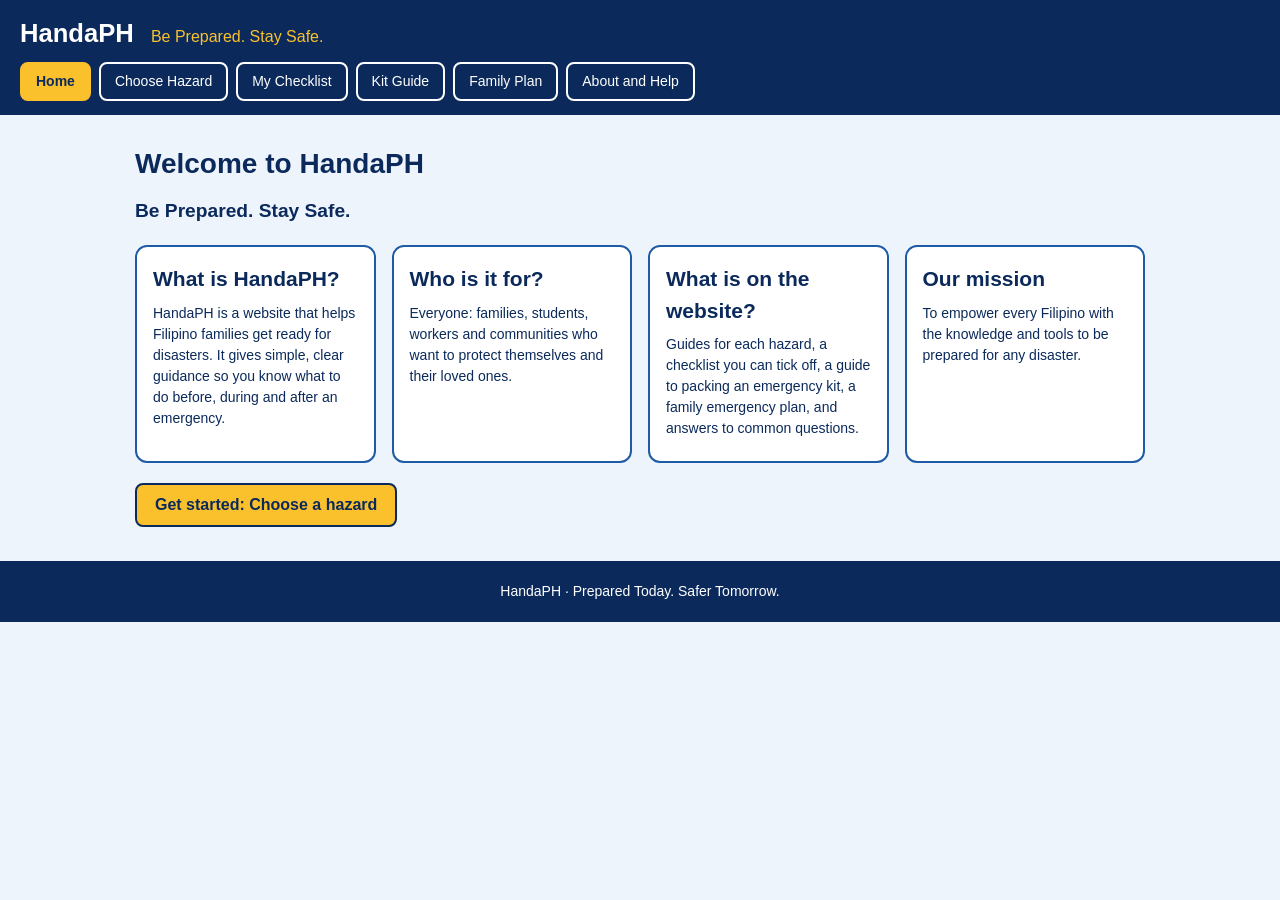
<file: index.html>
<!doctype html><html><head><meta charset=utf8><meta name=viewport content="width=device-width,initial-scale=1,viewport-fit=cover"><style>:root{color-scheme:light;box-sizing:border-box;padding-top:env(safe-area-inset-top,0px);padding-bottom:env(safe-area-inset-bottom,0px)}html{scroll-padding-top:env(safe-area-inset-top,0px)}body{margin:0;padding:0;font:14px -apple-system,BlinkMacSystemFont,sans-serif;background:#fff;color:#000}img{max-width:100%}[hidden]:not([hidden=until-found i]){display:none!important}</style></head><body>
<title>HandaPH</title>
<style>
/* HandaPH simple prototype: boxes, a little color, no images */
* { box-sizing: border-box; }
body { margin: 0; font-family: Arial, Helvetica, sans-serif; color: #0b2a5b; background: #eef4fb; line-height: 1.5; }
header { background: #0b2a5b; color: #fff; padding: 14px 20px; }
.brand { margin: 0 0 10px; font-size: 1.6rem; font-weight: bold; }
.brand span { font-size: 1rem; font-weight: normal; color: #fbc12c; margin-left: 10px; }
nav ul { list-style: none; margin: 0; padding: 0; display: flex; flex-wrap: wrap; gap: 8px; }
nav a { display: block; padding: 7px 14px; border: 2px solid #fff; border-radius: 8px; color: #fff; text-decoration: none; }
nav a:hover { background: #1d5ba6; }
nav a[aria-current="page"] { background: #fbc12c; border-color: #fbc12c; color: #0b2a5b; font-weight: bold; }
main { max-width: 1050px; margin: 0 auto; padding: 20px; }
h1 { margin: 8px 0 12px; }
h2, h3 { margin: 0 0 8px; }
main > h2 { margin-top: 28px; }
.lead { font-size: 1.2rem; font-weight: bold; margin-top: 0; }
.grid { display: grid; grid-template-columns: repeat(auto-fit, minmax(240px, 1fr)); gap: 16px; margin-bottom: 20px; }
.box { background: #fff; border: 2px solid #1d5ba6; border-radius: 12px; padding: 16px; }
.box ul { margin: 8px 0 0; padding-left: 20px; }
.box ul.checks { list-style: none; padding-left: 0; }
.box p { margin: 6px 0; }
.btn, button { display: inline-block; background: #fbc12c; color: #0b2a5b; border: 2px solid #0b2a5b; border-radius: 8px; padding: 8px 18px; font-weight: bold; text-decoration: none; font-size: 1rem; cursor: pointer; }
input[type="text"], input[type="tel"], input[type="email"], input[type="number"], textarea { width: 100%; border: 2px solid #9db8dd; border-radius: 8px; padding: 6px 8px; font: inherit; }
a { color: #1d5ba6; }
.note { background: #fff8e1; border: 2px solid #fbc12c; border-radius: 12px; padding: 12px 16px; font-weight: bold; }
footer { background: #0b2a5b; color: #fff; text-align: center; padding: 6px 20px; }
</style>

<header>
  <p class="brand">HandaPH <span>Be Prepared. Stay Safe.</span></p>
  <nav aria-label="Main"><ul><li><a href="./" aria-current="page">Home</a></li><li><a href="hazards.html">Choose Hazard</a></li><li><a href="checklist.html">My Checklist</a></li><li><a href="kit-guide.html">Kit Guide</a></li><li><a href="family-plan.html">Family Plan</a></li><li><a href="about.html">About and Help</a></li></ul></nav>
</header>
<main>
<h1>Welcome to HandaPH</h1>
<p class="lead">Be Prepared. Stay Safe.</p>
<div class="grid">
<section class="box"><h2>What is HandaPH?</h2><p>HandaPH is a website that helps Filipino families get ready for disasters. It gives simple, clear guidance so you know what to do before, during and after an emergency.</p></section>
<section class="box"><h2>Who is it for?</h2><p>Everyone: families, students, workers and communities who want to protect themselves and their loved ones.</p></section>
<section class="box"><h2>What is on the website?</h2><p>Guides for each hazard, a checklist you can tick off, a guide to packing an emergency kit, a family emergency plan, and answers to common questions.</p></section>
<section class="box"><h2>Our mission</h2><p>To empower every Filipino with the knowledge and tools to be prepared for any disaster.</p></section>
</div>
<p><a class="btn" href="hazards.html">Get started: Choose a hazard</a></p>
</main>
<footer><p>HandaPH &middot; Prepared Today. Safer Tomorrow.</p></footer>

</body></html>
</file>
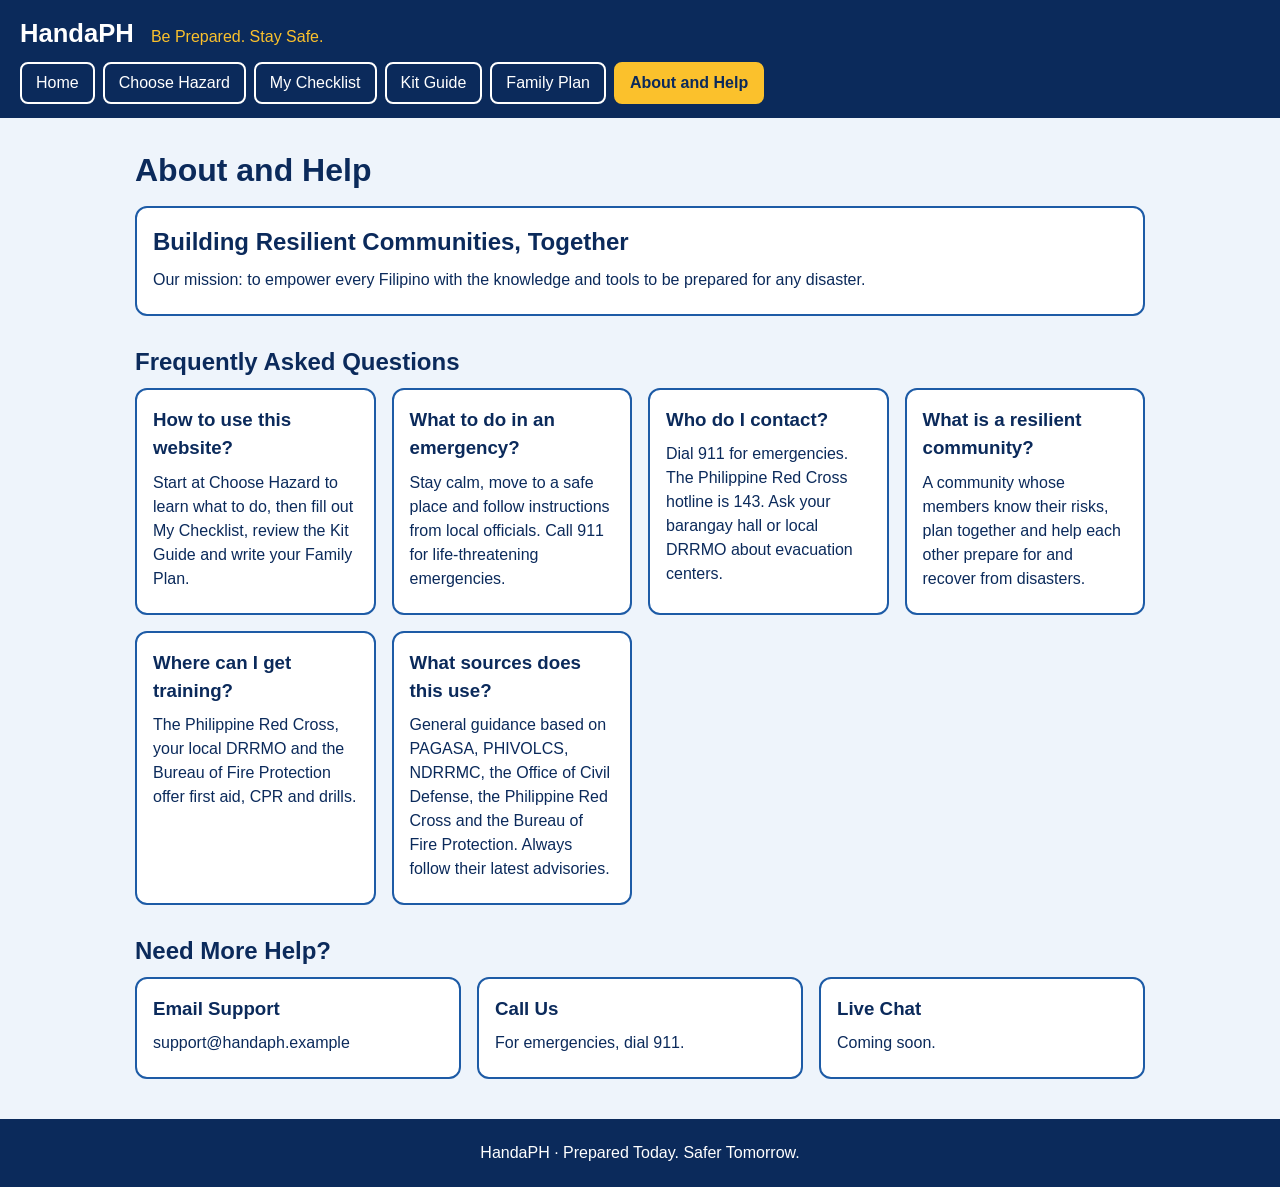
<file: about.html>
<!DOCTYPE html>
<html lang="en">
<head>
<meta charset="utf-8">
<meta name="viewport" content="width=device-width, initial-scale=1">
<title>About and Help — HandaPH</title>
<style>
/* HandaPH simple prototype: boxes, a little color, no images */
* { box-sizing: border-box; }
body { margin: 0; font-family: Arial, Helvetica, sans-serif; color: #0b2a5b; background: #eef4fb; line-height: 1.5; }
header { background: #0b2a5b; color: #fff; padding: 14px 20px; }
.brand { margin: 0 0 10px; font-size: 1.6rem; font-weight: bold; }
.brand span { font-size: 1rem; font-weight: normal; color: #fbc12c; margin-left: 10px; }
nav ul { list-style: none; margin: 0; padding: 0; display: flex; flex-wrap: wrap; gap: 8px; }
nav a { display: block; padding: 7px 14px; border: 2px solid #fff; border-radius: 8px; color: #fff; text-decoration: none; }
nav a:hover { background: #1d5ba6; }
nav a[aria-current="page"] { background: #fbc12c; border-color: #fbc12c; color: #0b2a5b; font-weight: bold; }
main { max-width: 1050px; margin: 0 auto; padding: 20px; }
h1 { margin: 8px 0 12px; }
h2, h3 { margin: 0 0 8px; }
main > h2 { margin-top: 28px; }
.lead { font-size: 1.2rem; font-weight: bold; margin-top: 0; }
.grid { display: grid; grid-template-columns: repeat(auto-fit, minmax(240px, 1fr)); gap: 16px; margin-bottom: 20px; }
.box { background: #fff; border: 2px solid #1d5ba6; border-radius: 12px; padding: 16px; }
.box ul { margin: 8px 0 0; padding-left: 20px; }
.box ul.checks { list-style: none; padding-left: 0; }
.box p { margin: 6px 0; }
.btn, button { display: inline-block; background: #fbc12c; color: #0b2a5b; border: 2px solid #0b2a5b; border-radius: 8px; padding: 8px 18px; font-weight: bold; text-decoration: none; font-size: 1rem; cursor: pointer; }
input[type="text"], input[type="tel"], input[type="email"], input[type="number"], textarea { width: 100%; border: 2px solid #9db8dd; border-radius: 8px; padding: 6px 8px; font: inherit; }
a { color: #1d5ba6; }
.note { background: #fff8e1; border: 2px solid #fbc12c; border-radius: 12px; padding: 12px 16px; font-weight: bold; }
footer { background: #0b2a5b; color: #fff; text-align: center; padding: 6px 20px; }
</style>
</head>
<body>
<header>
  <p class="brand">HandaPH <span>Be Prepared. Stay Safe.</span></p>
  <nav aria-label="Main"><ul><li><a href="./">Home</a></li><li><a href="hazards.html">Choose Hazard</a></li><li><a href="checklist.html">My Checklist</a></li><li><a href="kit-guide.html">Kit Guide</a></li><li><a href="family-plan.html">Family Plan</a></li><li><a href="about.html" aria-current="page">About and Help</a></li></ul></nav>
</header>
<main>
<h1>About and Help</h1>
<div class="grid">
<section class="box"><h2>Building Resilient Communities, Together</h2><p>Our mission: to empower every Filipino with the knowledge and tools to be prepared for any disaster.</p></section>
</div>
<h2>Frequently Asked Questions</h2>
<div class="grid">
<section class="box"><h3>How to use this website?</h3><p>Start at Choose Hazard to learn what to do, then fill out My Checklist, review the Kit Guide and write your Family Plan.</p></section>
<section class="box"><h3>What to do in an emergency?</h3><p>Stay calm, move to a safe place and follow instructions from local officials. Call 911 for life-threatening emergencies.</p></section>
<section class="box"><h3>Who do I contact?</h3><p>Dial 911 for emergencies. The Philippine Red Cross hotline is 143. Ask your barangay hall or local DRRMO about evacuation centers.</p></section>
<section class="box"><h3>What is a resilient community?</h3><p>A community whose members know their risks, plan together and help each other prepare for and recover from disasters.</p></section>
<section class="box"><h3>Where can I get training?</h3><p>The Philippine Red Cross, your local DRRMO and the Bureau of Fire Protection offer first aid, CPR and drills.</p></section>
<section class="box"><h3>What sources does this use?</h3><p>General guidance based on PAGASA, PHIVOLCS, NDRRMC, the Office of Civil Defense, the Philippine Red Cross and the Bureau of Fire Protection. Always follow their latest advisories.</p></section>
</div>
<h2 id="help">Need More Help?</h2>
<div class="grid">
<section class="box"><h3>Email Support</h3><p>support@handaph.example</p></section><section class="box"><h3>Call Us</h3><p>For emergencies, dial 911.</p></section><section class="box"><h3>Live Chat</h3><p>Coming soon.</p></section>
</div>
</main>
<footer><p>HandaPH &middot; Prepared Today. Safer Tomorrow.</p></footer>
</body>
</html>
</file>
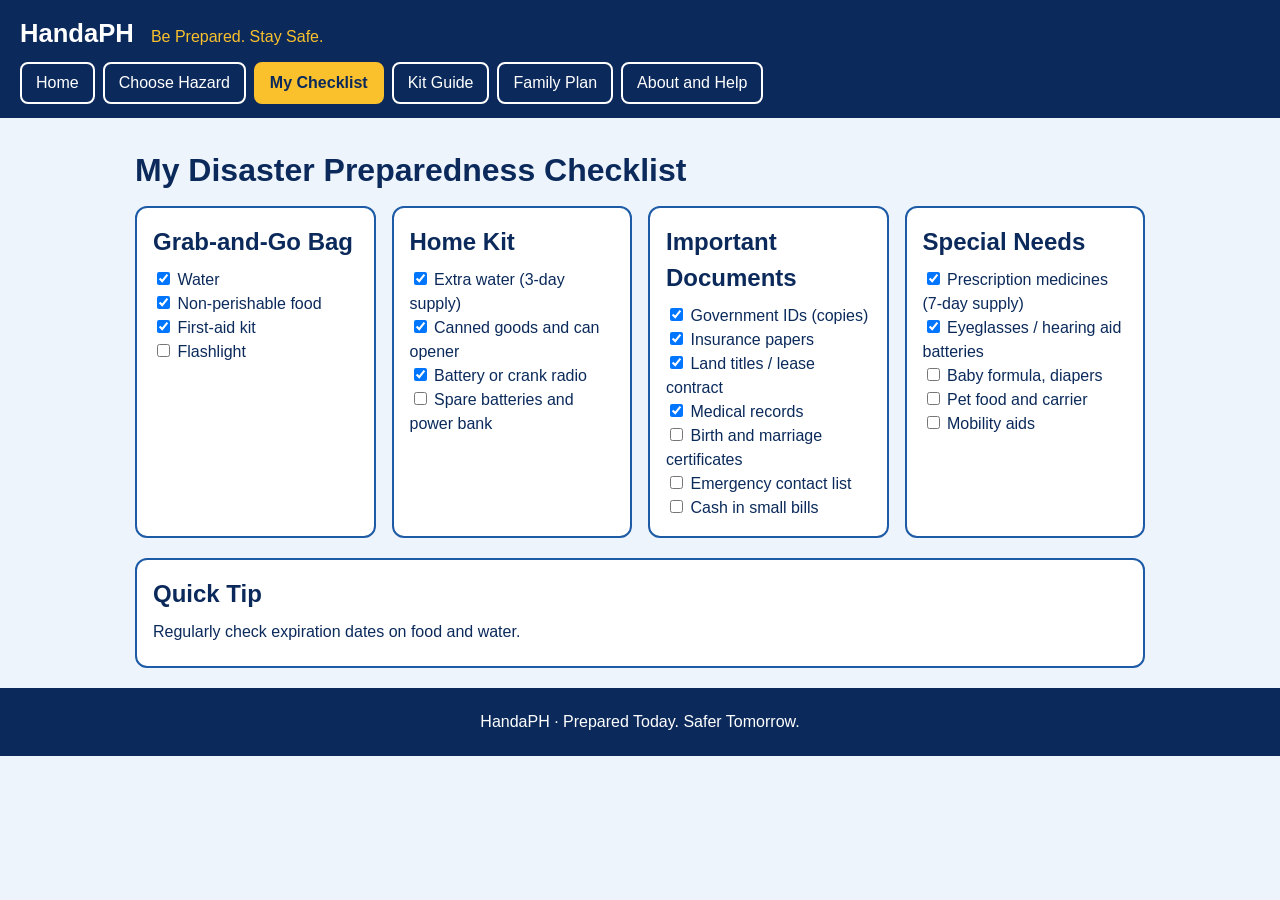
<file: checklist.html>
<!DOCTYPE html>
<html lang="en">
<head>
<meta charset="utf-8">
<meta name="viewport" content="width=device-width, initial-scale=1">
<title>My Checklist — HandaPH</title>
<style>
/* HandaPH simple prototype: boxes, a little color, no images */
* { box-sizing: border-box; }
body { margin: 0; font-family: Arial, Helvetica, sans-serif; color: #0b2a5b; background: #eef4fb; line-height: 1.5; }
header { background: #0b2a5b; color: #fff; padding: 14px 20px; }
.brand { margin: 0 0 10px; font-size: 1.6rem; font-weight: bold; }
.brand span { font-size: 1rem; font-weight: normal; color: #fbc12c; margin-left: 10px; }
nav ul { list-style: none; margin: 0; padding: 0; display: flex; flex-wrap: wrap; gap: 8px; }
nav a { display: block; padding: 7px 14px; border: 2px solid #fff; border-radius: 8px; color: #fff; text-decoration: none; }
nav a:hover { background: #1d5ba6; }
nav a[aria-current="page"] { background: #fbc12c; border-color: #fbc12c; color: #0b2a5b; font-weight: bold; }
main { max-width: 1050px; margin: 0 auto; padding: 20px; }
h1 { margin: 8px 0 12px; }
h2, h3 { margin: 0 0 8px; }
main > h2 { margin-top: 28px; }
.lead { font-size: 1.2rem; font-weight: bold; margin-top: 0; }
.grid { display: grid; grid-template-columns: repeat(auto-fit, minmax(240px, 1fr)); gap: 16px; margin-bottom: 20px; }
.box { background: #fff; border: 2px solid #1d5ba6; border-radius: 12px; padding: 16px; }
.box ul { margin: 8px 0 0; padding-left: 20px; }
.box ul.checks { list-style: none; padding-left: 0; }
.box p { margin: 6px 0; }
.btn, button { display: inline-block; background: #fbc12c; color: #0b2a5b; border: 2px solid #0b2a5b; border-radius: 8px; padding: 8px 18px; font-weight: bold; text-decoration: none; font-size: 1rem; cursor: pointer; }
input[type="text"], input[type="tel"], input[type="email"], input[type="number"], textarea { width: 100%; border: 2px solid #9db8dd; border-radius: 8px; padding: 6px 8px; font: inherit; }
a { color: #1d5ba6; }
.note { background: #fff8e1; border: 2px solid #fbc12c; border-radius: 12px; padding: 12px 16px; font-weight: bold; }
footer { background: #0b2a5b; color: #fff; text-align: center; padding: 6px 20px; }
</style>
</head>
<body>
<header>
  <p class="brand">HandaPH <span>Be Prepared. Stay Safe.</span></p>
  <nav aria-label="Main"><ul><li><a href="./">Home</a></li><li><a href="hazards.html">Choose Hazard</a></li><li><a href="checklist.html" aria-current="page">My Checklist</a></li><li><a href="kit-guide.html">Kit Guide</a></li><li><a href="family-plan.html">Family Plan</a></li><li><a href="about.html">About and Help</a></li></ul></nav>
</header>
<main>
<h1>My Disaster Preparedness Checklist</h1>
<div class="grid">
<section class="box"><h2>Grab-and-Go Bag</h2><ul class="checks"><li><input type="checkbox" id="i1" checked> <label for="i1">Water</label></li><li><input type="checkbox" id="i2" checked> <label for="i2">Non-perishable food</label></li><li><input type="checkbox" id="i3" checked> <label for="i3">First-aid kit</label></li><li><input type="checkbox" id="i4"> <label for="i4">Flashlight</label></li></ul></section>
<section class="box"><h2>Home Kit</h2><ul class="checks"><li><input type="checkbox" id="i5" checked> <label for="i5">Extra water (3-day supply)</label></li><li><input type="checkbox" id="i6" checked> <label for="i6">Canned goods and can opener</label></li><li><input type="checkbox" id="i7" checked> <label for="i7">Battery or crank radio</label></li><li><input type="checkbox" id="i8"> <label for="i8">Spare batteries and power bank</label></li></ul></section>
<section class="box"><h2>Important Documents</h2><ul class="checks"><li><input type="checkbox" id="i9" checked> <label for="i9">Government IDs (copies)</label></li><li><input type="checkbox" id="i10" checked> <label for="i10">Insurance papers</label></li><li><input type="checkbox" id="i11" checked> <label for="i11">Land titles / lease contract</label></li><li><input type="checkbox" id="i12" checked> <label for="i12">Medical records</label></li><li><input type="checkbox" id="i13"> <label for="i13">Birth and marriage certificates</label></li><li><input type="checkbox" id="i14"> <label for="i14">Emergency contact list</label></li><li><input type="checkbox" id="i15"> <label for="i15">Cash in small bills</label></li></ul></section>
<section class="box"><h2>Special Needs</h2><ul class="checks"><li><input type="checkbox" id="i16" checked> <label for="i16">Prescription medicines (7-day supply)</label></li><li><input type="checkbox" id="i17" checked> <label for="i17">Eyeglasses / hearing aid batteries</label></li><li><input type="checkbox" id="i18"> <label for="i18">Baby formula, diapers</label></li><li><input type="checkbox" id="i19"> <label for="i19">Pet food and carrier</label></li><li><input type="checkbox" id="i20"> <label for="i20">Mobility aids</label></li></ul></section>
</div>
<section class="box"><h2>Quick Tip</h2><p>Regularly check expiration dates on food and water.</p></section>
</main>
<footer><p>HandaPH &middot; Prepared Today. Safer Tomorrow.</p></footer>
</body>
</html>
</file>
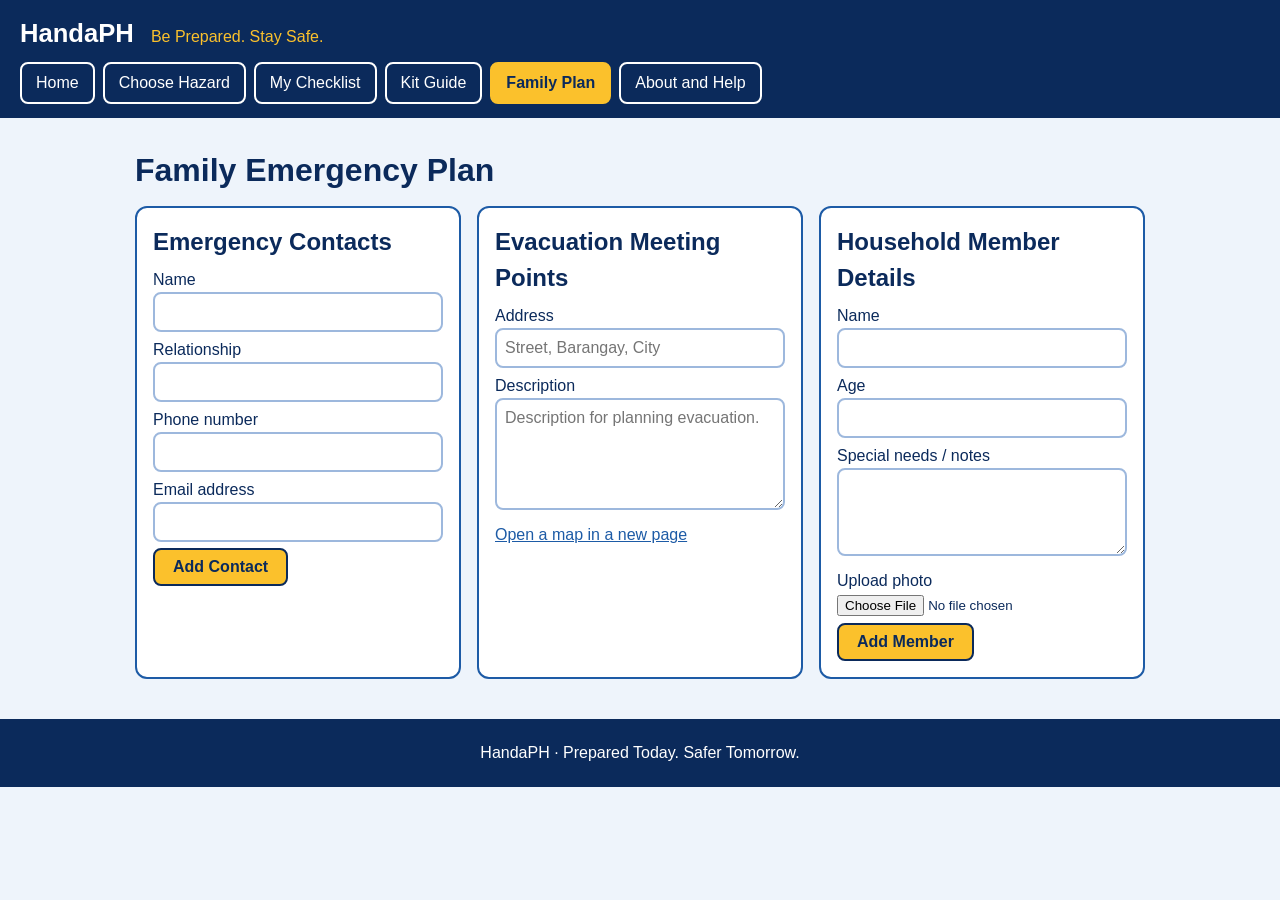
<file: family-plan.html>
<!DOCTYPE html>
<html lang="en">
<head>
<meta charset="utf-8">
<meta name="viewport" content="width=device-width, initial-scale=1">
<title>Family Plan — HandaPH</title>
<style>
/* HandaPH simple prototype: boxes, a little color, no images */
* { box-sizing: border-box; }
body { margin: 0; font-family: Arial, Helvetica, sans-serif; color: #0b2a5b; background: #eef4fb; line-height: 1.5; }
header { background: #0b2a5b; color: #fff; padding: 14px 20px; }
.brand { margin: 0 0 10px; font-size: 1.6rem; font-weight: bold; }
.brand span { font-size: 1rem; font-weight: normal; color: #fbc12c; margin-left: 10px; }
nav ul { list-style: none; margin: 0; padding: 0; display: flex; flex-wrap: wrap; gap: 8px; }
nav a { display: block; padding: 7px 14px; border: 2px solid #fff; border-radius: 8px; color: #fff; text-decoration: none; }
nav a:hover { background: #1d5ba6; }
nav a[aria-current="page"] { background: #fbc12c; border-color: #fbc12c; color: #0b2a5b; font-weight: bold; }
main { max-width: 1050px; margin: 0 auto; padding: 20px; }
h1 { margin: 8px 0 12px; }
h2, h3 { margin: 0 0 8px; }
main > h2 { margin-top: 28px; }
.lead { font-size: 1.2rem; font-weight: bold; margin-top: 0; }
.grid { display: grid; grid-template-columns: repeat(auto-fit, minmax(240px, 1fr)); gap: 16px; margin-bottom: 20px; }
.box { background: #fff; border: 2px solid #1d5ba6; border-radius: 12px; padding: 16px; }
.box ul { margin: 8px 0 0; padding-left: 20px; }
.box ul.checks { list-style: none; padding-left: 0; }
.box p { margin: 6px 0; }
.btn, button { display: inline-block; background: #fbc12c; color: #0b2a5b; border: 2px solid #0b2a5b; border-radius: 8px; padding: 8px 18px; font-weight: bold; text-decoration: none; font-size: 1rem; cursor: pointer; }
input[type="text"], input[type="tel"], input[type="email"], input[type="number"], textarea { width: 100%; border: 2px solid #9db8dd; border-radius: 8px; padding: 6px 8px; font: inherit; }
a { color: #1d5ba6; }
.note { background: #fff8e1; border: 2px solid #fbc12c; border-radius: 12px; padding: 12px 16px; font-weight: bold; }
footer { background: #0b2a5b; color: #fff; text-align: center; padding: 6px 20px; }
</style>
</head>
<body>
<header>
  <p class="brand">HandaPH <span>Be Prepared. Stay Safe.</span></p>
  <nav aria-label="Main"><ul><li><a href="./">Home</a></li><li><a href="hazards.html">Choose Hazard</a></li><li><a href="checklist.html">My Checklist</a></li><li><a href="kit-guide.html">Kit Guide</a></li><li><a href="family-plan.html" aria-current="page">Family Plan</a></li><li><a href="about.html">About and Help</a></li></ul></nav>
</header>
<main>
<h1>Family Emergency Plan</h1>
<div class="grid">
<section class="box"><h2>Emergency Contacts</h2><form action="#"><p><label for="c-name">Name</label><br><input type="text" id="c-name" ></p><p><label for="c-rel">Relationship</label><br><input type="text" id="c-rel" ></p><p><label for="c-phone">Phone number</label><br><input type="tel" id="c-phone" ></p><p><label for="c-mail">Email address</label><br><input type="email" id="c-mail" ></p><button type="button">Add Contact</button></form></section><section class="box"><h2>Evacuation Meeting Points</h2><form action="#"><p><label for="m-addr">Address</label><br><input type="text" id="m-addr" placeholder="Street, Barangay, City"></p><p><label for="m-desc">Description</label><br><textarea id="m-desc" rows="4" placeholder="Description for planning evacuation."></textarea></p></form><p><a href="https://www.openstreetmap.org/#map=12/14.60/121.00">Open a map in a new page</a></p></section><section class="box"><h2>Household Member Details</h2><form action="#"><p><label for="h-name">Name</label><br><input type="text" id="h-name" ></p><p><label for="h-age">Age</label><br><input type="number" id="h-age" min="0"></p><p><label for="h-notes">Special needs / notes</label><br><textarea id="h-notes" rows="3"></textarea></p><p><label for="h-photo">Upload photo</label><br><input type="file" id="h-photo" ></p><button type="button">Add Member</button></form></section>
</div>
</main>
<footer><p>HandaPH &middot; Prepared Today. Safer Tomorrow.</p></footer>
</body>
</html>
</file>
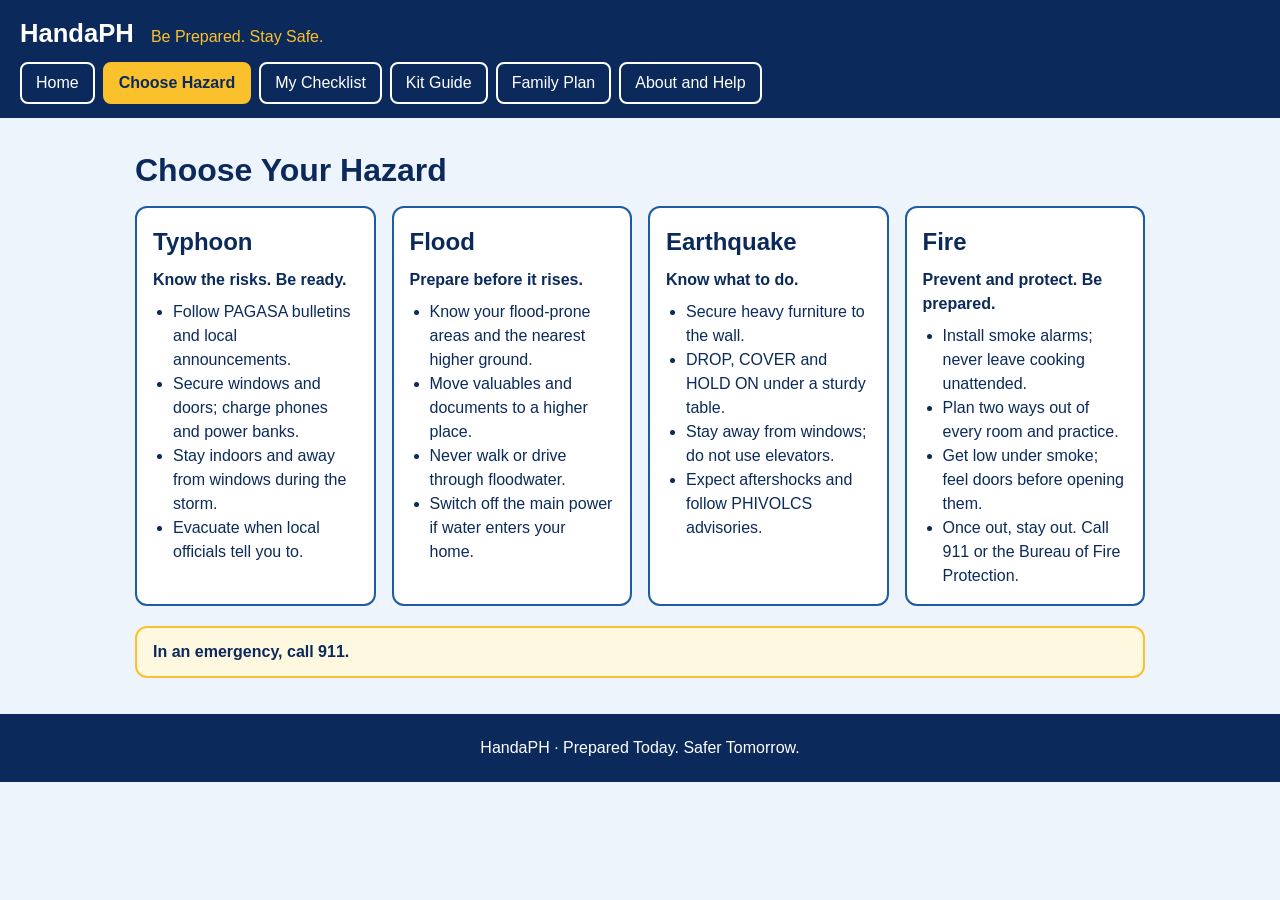
<file: hazards.html>
<!DOCTYPE html>
<html lang="en">
<head>
<meta charset="utf-8">
<meta name="viewport" content="width=device-width, initial-scale=1">
<title>Choose Hazard — HandaPH</title>
<style>
/* HandaPH simple prototype: boxes, a little color, no images */
* { box-sizing: border-box; }
body { margin: 0; font-family: Arial, Helvetica, sans-serif; color: #0b2a5b; background: #eef4fb; line-height: 1.5; }
header { background: #0b2a5b; color: #fff; padding: 14px 20px; }
.brand { margin: 0 0 10px; font-size: 1.6rem; font-weight: bold; }
.brand span { font-size: 1rem; font-weight: normal; color: #fbc12c; margin-left: 10px; }
nav ul { list-style: none; margin: 0; padding: 0; display: flex; flex-wrap: wrap; gap: 8px; }
nav a { display: block; padding: 7px 14px; border: 2px solid #fff; border-radius: 8px; color: #fff; text-decoration: none; }
nav a:hover { background: #1d5ba6; }
nav a[aria-current="page"] { background: #fbc12c; border-color: #fbc12c; color: #0b2a5b; font-weight: bold; }
main { max-width: 1050px; margin: 0 auto; padding: 20px; }
h1 { margin: 8px 0 12px; }
h2, h3 { margin: 0 0 8px; }
main > h2 { margin-top: 28px; }
.lead { font-size: 1.2rem; font-weight: bold; margin-top: 0; }
.grid { display: grid; grid-template-columns: repeat(auto-fit, minmax(240px, 1fr)); gap: 16px; margin-bottom: 20px; }
.box { background: #fff; border: 2px solid #1d5ba6; border-radius: 12px; padding: 16px; }
.box ul { margin: 8px 0 0; padding-left: 20px; }
.box ul.checks { list-style: none; padding-left: 0; }
.box p { margin: 6px 0; }
.btn, button { display: inline-block; background: #fbc12c; color: #0b2a5b; border: 2px solid #0b2a5b; border-radius: 8px; padding: 8px 18px; font-weight: bold; text-decoration: none; font-size: 1rem; cursor: pointer; }
input[type="text"], input[type="tel"], input[type="email"], input[type="number"], textarea { width: 100%; border: 2px solid #9db8dd; border-radius: 8px; padding: 6px 8px; font: inherit; }
a { color: #1d5ba6; }
.note { background: #fff8e1; border: 2px solid #fbc12c; border-radius: 12px; padding: 12px 16px; font-weight: bold; }
footer { background: #0b2a5b; color: #fff; text-align: center; padding: 6px 20px; }
</style>
</head>
<body>
<header>
  <p class="brand">HandaPH <span>Be Prepared. Stay Safe.</span></p>
  <nav aria-label="Main"><ul><li><a href="./">Home</a></li><li><a href="hazards.html" aria-current="page">Choose Hazard</a></li><li><a href="checklist.html">My Checklist</a></li><li><a href="kit-guide.html">Kit Guide</a></li><li><a href="family-plan.html">Family Plan</a></li><li><a href="about.html">About and Help</a></li></ul></nav>
</header>
<main>
<h1>Choose Your Hazard</h1>
<div class="grid">
<section class="box"><h2>Typhoon</h2><p><strong>Know the risks. Be ready.</strong></p><ul><li>Follow PAGASA bulletins and local announcements.</li><li>Secure windows and doors; charge phones and power banks.</li><li>Stay indoors and away from windows during the storm.</li><li>Evacuate when local officials tell you to.</li></ul></section>
<section class="box"><h2>Flood</h2><p><strong>Prepare before it rises.</strong></p><ul><li>Know your flood-prone areas and the nearest higher ground.</li><li>Move valuables and documents to a higher place.</li><li>Never walk or drive through floodwater.</li><li>Switch off the main power if water enters your home.</li></ul></section>
<section class="box"><h2>Earthquake</h2><p><strong>Know what to do.</strong></p><ul><li>Secure heavy furniture to the wall.</li><li>DROP, COVER and HOLD ON under a sturdy table.</li><li>Stay away from windows; do not use elevators.</li><li>Expect aftershocks and follow PHIVOLCS advisories.</li></ul></section>
<section class="box"><h2>Fire</h2><p><strong>Prevent and protect. Be prepared.</strong></p><ul><li>Install smoke alarms; never leave cooking unattended.</li><li>Plan two ways out of every room and practice.</li><li>Get low under smoke; feel doors before opening them.</li><li>Once out, stay out. Call 911 or the Bureau of Fire Protection.</li></ul></section>
</div>
<p class="note">In an emergency, call 911.</p>
</main>
<footer><p>HandaPH &middot; Prepared Today. Safer Tomorrow.</p></footer>
</body>
</html>
</file>
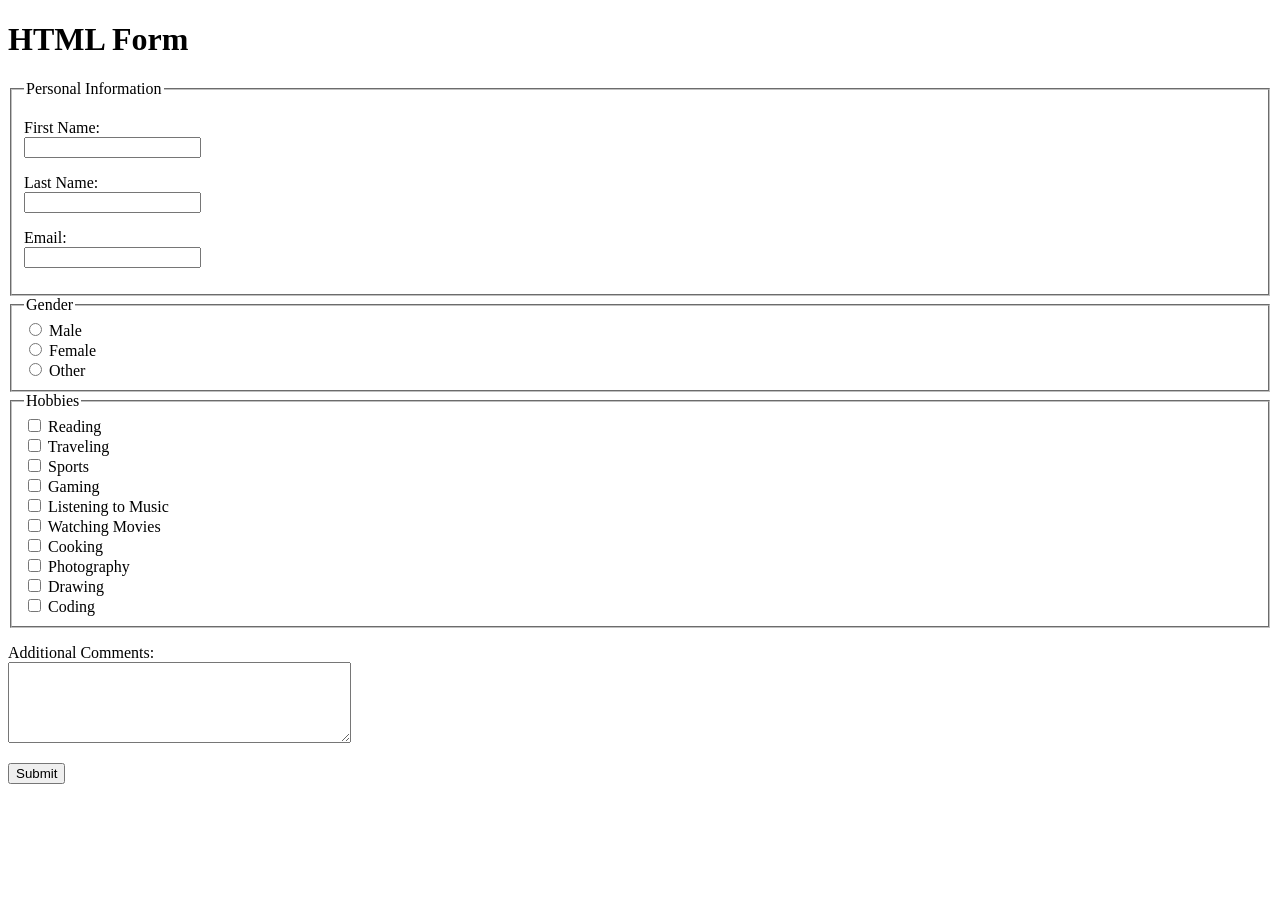
<file: index.html.html>
<!DOCTYPE html>
<html lang="en">

<head>
    <meta charset="UTF-8">
    <title>Chupisna - HTML Form Activity</title>
</head>

<body>

    <h1>HTML Form</h1>

    <form action="#" method="post">

        <fieldset>
            <legend>Personal Information</legend>

            <p>
                <label for="fname">First Name:</label><br>
                <input type="text" id="fname" name="fname">
            </p>

            <p>
                <label for="lname">Last Name:</label><br>
                <input type="text" id="lname" name="lname">
            </p>

            <p>
                <label for="email">Email:</label><br>
                <input type="email" id="email" name="email">
            </p>

        </fieldset>

        <fieldset>
            <legend>Gender</legend>

            <input type="radio" id="male" name="gender" value="Male">
            <label for="male">Male</label><br>

            <input type="radio" id="female" name="gender" value="Female">
            <label for="female">Female</label><br>

            <input type="radio" id="other" name="gender" value="Other">
            <label for="other">Other</label>

        </fieldset>

        <fieldset>
            <legend>Hobbies</legend>

            <input type="checkbox" id="reading" name="hobbies" value="Reading">
            <label for="reading">Reading</label><br>

            <input type="checkbox" id="traveling" name="hobbies" value="Traveling">
            <label for="traveling">Traveling</label><br>

            <input type="checkbox" id="sports" name="hobbies" value="Sports">
            <label for="sports">Sports</label><br>

            <input type="checkbox" id="gaming" name="hobbies" value="Gaming">
            <label for="gaming">Gaming</label><br>

            <input type="checkbox" id="music" name="hobbies" value="Listening to Music">
            <label for="music">Listening to Music</label><br>

            <input type="checkbox" id="movies" name="hobbies" value="Watching Movies">
            <label for="movies">Watching Movies</label><br>

            <input type="checkbox" id="cooking" name="hobbies" value="Cooking">
            <label for="cooking">Cooking</label><br>

            <input type="checkbox" id="photography" name="hobbies" value="Photography">
            <label for="photography">Photography</label><br>

            <input type="checkbox" id="drawing" name="hobbies" value="Drawing">
            <label for="drawing">Drawing</label><br>

            <input type="checkbox" id="coding" name="hobbies" value="Coding">
           <label for="coding">Coding</label>

    </fieldset>

        <p>
            <label for="comments">Additional Comments:</label><br>
            <textarea id="comments" name="comments" rows="5" cols="40"></textarea>
        </p>

        <p>
            <input type="submit" value="Submit">
        </p>

    </form>

</body>

</html>
</file>
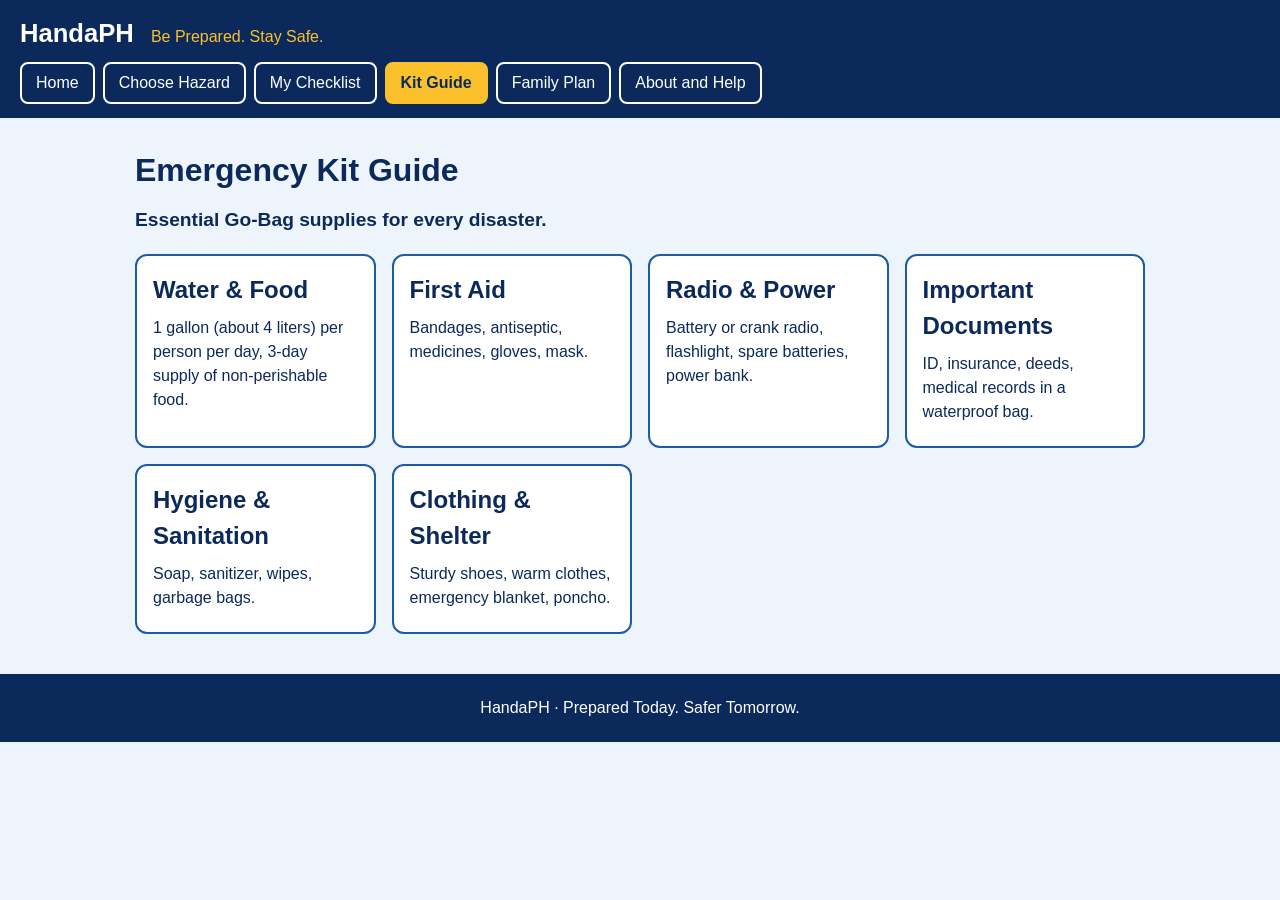
<file: kit-guide.html>
<!DOCTYPE html>
<html lang="en">
<head>
<meta charset="utf-8">
<meta name="viewport" content="width=device-width, initial-scale=1">
<title>Kit Guide — HandaPH</title>
<style>
/* HandaPH simple prototype: boxes, a little color, no images */
* { box-sizing: border-box; }
body { margin: 0; font-family: Arial, Helvetica, sans-serif; color: #0b2a5b; background: #eef4fb; line-height: 1.5; }
header { background: #0b2a5b; color: #fff; padding: 14px 20px; }
.brand { margin: 0 0 10px; font-size: 1.6rem; font-weight: bold; }
.brand span { font-size: 1rem; font-weight: normal; color: #fbc12c; margin-left: 10px; }
nav ul { list-style: none; margin: 0; padding: 0; display: flex; flex-wrap: wrap; gap: 8px; }
nav a { display: block; padding: 7px 14px; border: 2px solid #fff; border-radius: 8px; color: #fff; text-decoration: none; }
nav a:hover { background: #1d5ba6; }
nav a[aria-current="page"] { background: #fbc12c; border-color: #fbc12c; color: #0b2a5b; font-weight: bold; }
main { max-width: 1050px; margin: 0 auto; padding: 20px; }
h1 { margin: 8px 0 12px; }
h2, h3 { margin: 0 0 8px; }
main > h2 { margin-top: 28px; }
.lead { font-size: 1.2rem; font-weight: bold; margin-top: 0; }
.grid { display: grid; grid-template-columns: repeat(auto-fit, minmax(240px, 1fr)); gap: 16px; margin-bottom: 20px; }
.box { background: #fff; border: 2px solid #1d5ba6; border-radius: 12px; padding: 16px; }
.box ul { margin: 8px 0 0; padding-left: 20px; }
.box ul.checks { list-style: none; padding-left: 0; }
.box p { margin: 6px 0; }
.btn, button { display: inline-block; background: #fbc12c; color: #0b2a5b; border: 2px solid #0b2a5b; border-radius: 8px; padding: 8px 18px; font-weight: bold; text-decoration: none; font-size: 1rem; cursor: pointer; }
input[type="text"], input[type="tel"], input[type="email"], input[type="number"], textarea { width: 100%; border: 2px solid #9db8dd; border-radius: 8px; padding: 6px 8px; font: inherit; }
a { color: #1d5ba6; }
.note { background: #fff8e1; border: 2px solid #fbc12c; border-radius: 12px; padding: 12px 16px; font-weight: bold; }
footer { background: #0b2a5b; color: #fff; text-align: center; padding: 6px 20px; }
</style>
</head>
<body>
<header>
  <p class="brand">HandaPH <span>Be Prepared. Stay Safe.</span></p>
  <nav aria-label="Main"><ul><li><a href="./">Home</a></li><li><a href="hazards.html">Choose Hazard</a></li><li><a href="checklist.html">My Checklist</a></li><li><a href="kit-guide.html" aria-current="page">Kit Guide</a></li><li><a href="family-plan.html">Family Plan</a></li><li><a href="about.html">About and Help</a></li></ul></nav>
</header>
<main>
<h1>Emergency Kit Guide</h1>
<p class="lead">Essential Go-Bag supplies for every disaster.</p>
<div class="grid">
<section class="box"><h2>Water &amp; Food</h2><p>1 gallon (about 4 liters) per person per day, 3-day supply of non-perishable food.</p></section>
<section class="box"><h2>First Aid</h2><p>Bandages, antiseptic, medicines, gloves, mask.</p></section>
<section class="box"><h2>Radio &amp; Power</h2><p>Battery or crank radio, flashlight, spare batteries, power bank.</p></section>
<section class="box"><h2>Important Documents</h2><p>ID, insurance, deeds, medical records in a waterproof bag.</p></section>
<section class="box"><h2>Hygiene &amp; Sanitation</h2><p>Soap, sanitizer, wipes, garbage bags.</p></section>
<section class="box"><h2>Clothing &amp; Shelter</h2><p>Sturdy shoes, warm clothes, emergency blanket, poncho.</p></section>
</div>
</main>
<footer><p>HandaPH &middot; Prepared Today. Safer Tomorrow.</p></footer>
</body>
</html>
</file>
